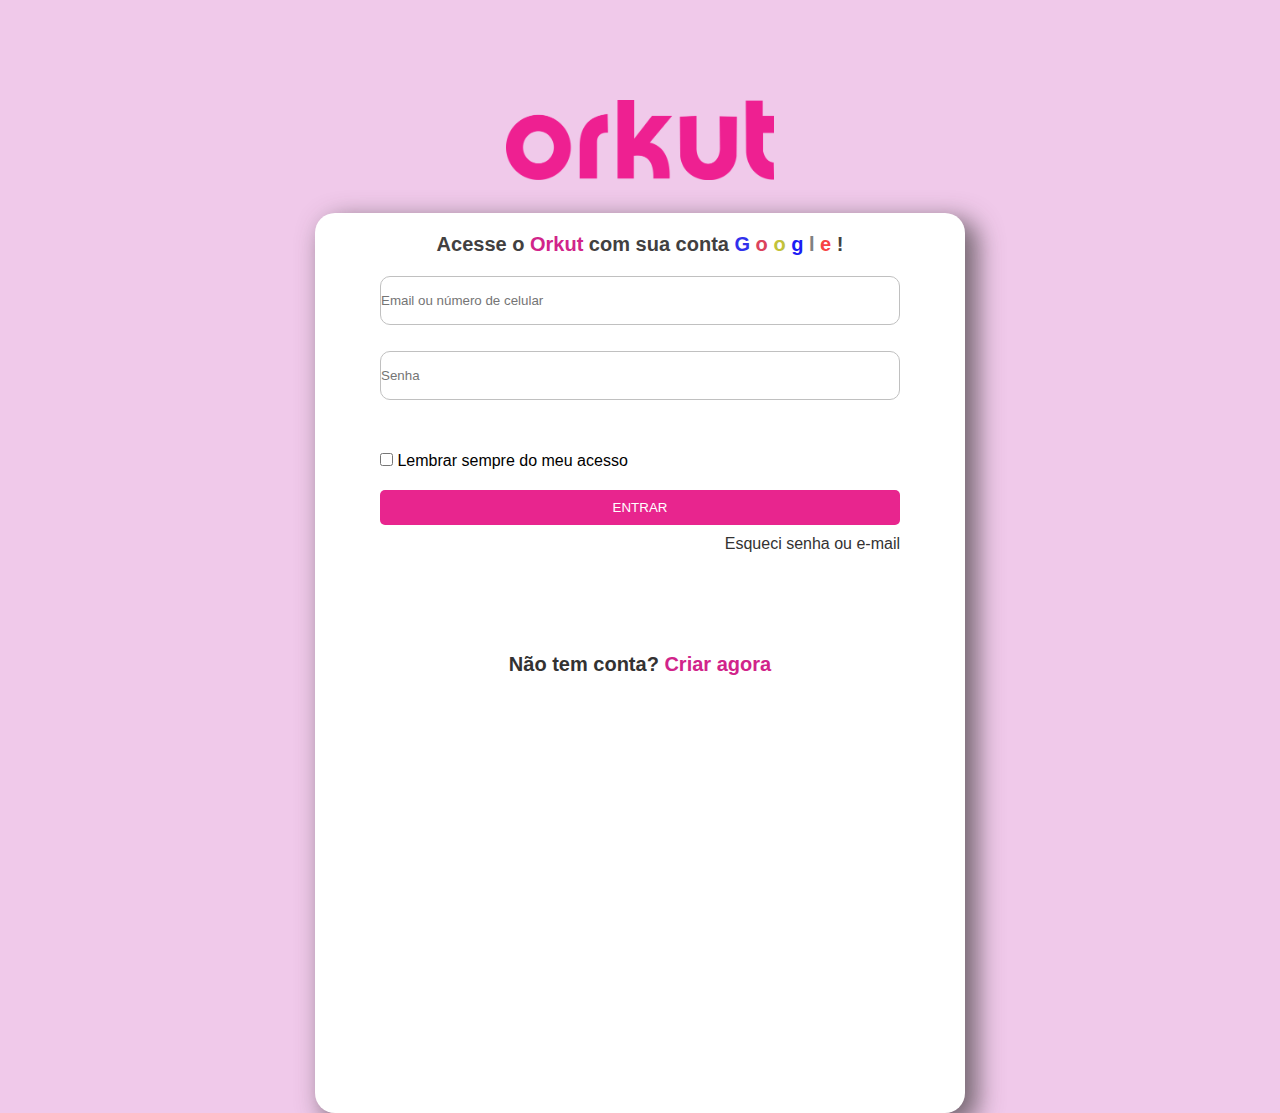
<file: index.html>
<!DOCTYPE html>
<html lang="pt-br">
<head>
    <meta charset="UTF-8">
    <meta http-equiv="X-UA-Compatible" content="IE=edge">
    <meta name="viewport" content="width=device-width, initial-scale=1.0">
    <link rel="stylesheet" href="styles/reset.css">
    <link rel="stylesheet" href="styles/Login/login.css ">
    <link rel="stylesheet" href="/styles/Login/login-responsive.css">
    <link rel="stylesheet" href="/styles/Global.css">
    <title>Orkut</title>
</head>
<body>

    <div class="logo">
        <img src="imgs/orkut_logo.png" alt="imagem orkut" srcset="">
    </div>

    <div class="container">
        <div class="fields">

            <div class="field_title">
                    <p id="field_title">Acesse o <span class="orkut-font-color">Orkut</span> com sua conta 
                    <span style="color: rgb(49, 49, 236);">G</span> 
                    <span style="color:rgb(219, 67, 92) ;">o</span> 
                    <span style="color:rgb(194, 194, 58) ;">o</span> 
                    <span style="color: rgb(28, 28, 245);">g</span> 
                    <span style="color: gray ;">l</span> 
                    <span style="color: rgb(247, 67, 67) ;">e</span> 
                    !
                </p>
            </div>

            <div class="fields_textboxs">
                <input type="email" name="" id="field_email" placeholder="Email ou número de celular">

                <input type="password" name="" id="field_password" placeholder="Senha">
            </div>

            <div class="fields_remember">
                <input type="checkbox" name="" id="field_remember">
                <label for="field_remember">Lembrar sempre  do meu acesso</label>
            </div>

            <div class="fields_buttons">
                <button id="btnlogin" class="orkut-button-bg">ENTRAR </button>
            </div>

            <div class="fields_recovery">
                <a href="#">Esqueci senha ou e-mail</a>
            </div>

            <div class="fields_create">
                <a href="#">Não tem conta? <span class="orkut-font-color">Criar agora</span></a>
            </div>
        </div>

    </div>
    
</body>
</html>
</file>
<file: styles/Login/login.css>
.container{
    width: 80%;
    height: 100vh;    
    background-color: #ffffff;
    border-radius: 20px;
    margin: auto;
    margin-top: 3%;
    box-shadow: 10px 9px 24px 3px rgba(64,61,61,0.69);
    max-width: 650px;

   
}

.fields{
    margin: 5% 10%;
}

.field_title{
    display: flex;
    justify-content: center;
}

#field_title{
    font-size:15px ;
    font-weight: bold;
    color: rgb(66, 64, 64);
    margin-top: 20px;
    margin-bottom: 5%;
}


.fields_textboxs {

    margin-bottom: 5%;
    height: 100px;
    display: flex;
    flex-direction: column;
    justify-content: space-around;
}
.fields_textboxs > input{
    height: 40px;
    border: 1px solid silver;
    border-radius: 10px;
    margin-bottom: 5%;
}

.fields_remember{
    margin-bottom: 20px;
}
#btnlogin{
    width: 100%;
    border: none;    
    color: #ffffff;
    padding: 10px;
    border-radius: 5px;
    margin-bottom: 10px;
    
}

.fields_recovery >a, .fields_create >a{
    text-decoration: none;
    color: rgb(51, 50, 50);

}
.fields_recovery{
    display: flex;
    justify-content: flex-end;
    margin-bottom: 20%;
}
.fields_create{
    display: flex;
    justify-content: center;
    font-weight: bold;
    font-size: 20px;  
    margin-top: 100px;
    align-items: flex-end;
}
.logo{
    display: flex;
    justify-content: center;
    margin-top: 100px;
}
.logo > img{
    height: 80px;

}
</file>
<file: styles/Login/login-responsive.css>
@media screen and (min-width:650px){
    .container{
        margin-top: 20px;
    }

    #field_title{
        font-size: 20px;
        margin-bottom: 20px;
    }

    .fields_textboxs{
        height: 150px;
    }

    .fields_textboxs > input{
        height: 60px;
    }
    
    .fields_recovery{
        margin-bottom: 20px;
    }
}
</file>
<file: styles/Global.css>
:root{
    background-color: #f0c9ea;
    font-family: 'Segoe UI', Helvetica, Arial, sans-serif;
}
.orkut-font-color{
    color: #D1248A;
}

.orkut-button-bg{

    background-color: #E8258E;
    cursor: pointer;
}

.orkut-font-default{
    color: rgb(66, 66, 66);
}
.orkut-link{
    text-decoration: none;
    font-weight: 500;
    color: black;
}
</file>
